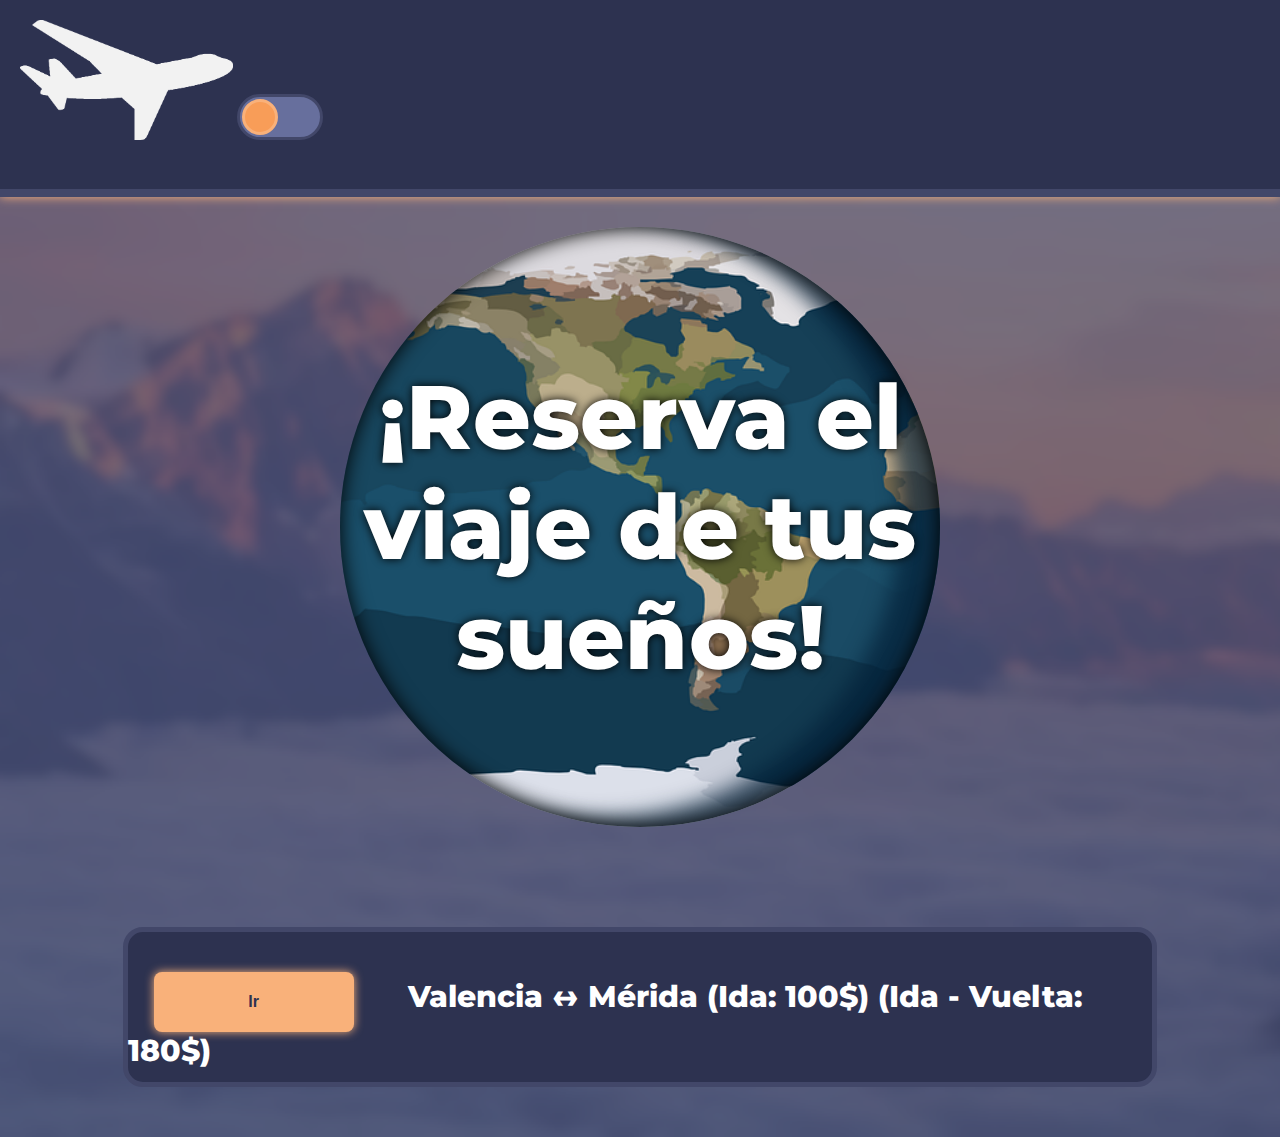
<file: index.html>
<!--ALEJANDRO CHAVEZ & VICTORIA GONZALEZ -->

<!DOCTYPE html>
<html lang="es">
<head>
    <meta charset="UTF-8">
    <meta name="viewport" content="width=device-width, initial-scale=1.0">
    <title>Reservación</title>
    <link rel="icon" href="resources/icon.png" type="image/x-icon">
    <link rel="stylesheet" href="styles/styles.css">
    <link rel="stylesheet" href="styles/fonts.css">
    <script src="scripts/main.js"></script>
</head>
<body id="cuerpo">

    <nav id="navigator">
        <div class="logo-nav2" onclick=" return irAlInicio()"> </div>
        <div class="dark-mode" onclick="return modooscuro()">
            <div id="circulo"></div>
        </div>
    </nav>

    <!--VENTANA DE CONSULTA -->
    <div class="division" id="modal">
        <img src="resources/close.png" id="close-modal" onclick="return cerrarmodal()">
        <h2 class="subtitulo">Consulta de Reservaciones</h2>
        <hr>
        <div class="consulta" id="div-consulta"></div>
    </div>

    <!--VENTANA DE CANCELACIÓN -->
    <div id="modal3">
        <img src="resources/close.png" id="close-modal" onclick="return cerrarmodal3()">
        <div class="cancelar" id="div-cancelar">
            <h3 id="h3-modal">Cancelar reserva</h3>
            <label for="input-cancelacion" style="display: block; margin-left: 40px;">Ingrese codigo de reserva a cancelar: </label>
            <input type="text" id="input-cancelacion" style="margin-left: 40px;">
            <button id="btncancelar" onclick="return eliminar()">Eliminar</button>
        </div>
    </div>

    <!--VENTANA DE AGRADECIMIENTO -->
    <div id="modal2" onclick="return cerrarmodalfinal()">
        <div class="modal-final">
            <h1 id="texto-final">¡Muchas gracias por confiar en nosotros!</h1>
            <h1 id="codigo-final"></h1>
        </div>
    </div>

    <!-- PRIMERA DIVISION-->
    <div class="division" id="form1">
        <h2 class="subtitulo">Reservación de Vuelo</h2>
        <div class="divform">
            <label for="tipoboleto">Tipo de Boleto</label>
            <select id="tipoboleto" class="inputForm">
                <option value="ida">Solo Ida</option>
                <option value="ida-vuelta">Ida y vuelta</option>
            </select>
            <label for="lugarOrigen">Lugar de Origen</label>
            <select id="lugarOrigen" class="inputForm">
                <option value="valencia">Valencia, Carabobo (Aeropuerto Arturo Michelena)</option>
                <option value="merida">Mérida, Mérida (Aeropuerto Alberto Carnevalli)</option>
            </select>
        </div>
        <div class="divform">
            <label for="lugarDestino">Lugar de Destino</label>
            <select id="lugarDestino" class="inputForm">
                <option value="merida">Mérida, Mérida (Aeropuerto Alberto Carnevalli)</option>
                <option value="valencia">Valencia, Carabobo (Aeropuerto Arturo Michelena)</option>
            </select>
        </div>
        <div class="divform">
            <label for="Cantpasajeros">Pasajeros</label>
            <input id="Cantpasajeros" class="inputForm" type="number" value="1" min="1">
        </div>
        <div class="divform">
            <label for="fechaPartida">Fecha de Partida</label>
            <input id="fechaPartida" class="inputForm" type="date" min="2024-07-03" max="2024-07-03" value="2024-07-03">
        </div>
        <div class="divform">
            <label id="label-regreso" for="fechaRegreso">Fecha de Regreso</label>
            <input id="fechaRegreso" class="inputForm" type="date" name="fecha">
        </div>
        <div class="divform-boton">
            <input type="submit" class="boton-form" value="Reservar" onclick="return btnreservar()">
        </div>
    </div>

    <!-- SEGUNDA DIVISION-->
    <div class="division" id="form2">
        <h2 class="subtitulo">Datos de contacto</h2>
        <div class="div-ul">
            <ul>
                <h3 id="h3-1">Consejos</h3>
                <li>Tenga a mano los documentos de viaje durante el proceso de reserva, facturación y check-in.</li>
                <li>Revise cuidadosamente toda la información que ingresa antes de enviar su reserva.</li>
            </ul>
        </div>
        <div class="divform">
            <label for="nombre-contacto">Nombre Completo/Compañia</label>
            <input id="nombre-contacto" name="nombre" class="inputForm" type="text" placeholder="Nombre" maxlength="40">
        </div>
        <div class="divform">
            <label for="documento-contacto">Número de Documento</label>
            <select id="prefijo-documento" class="inputForm  input-prefix">
                <option value="v">Venezolano</option>
                <option value="e">Extranjero</option>
                <option value="j">Jurídico</option>
            </select>
            <input id="documento-contacto" name="documento" class="inputForm" type="text" placeholder="00000000" maxlength="9">
        </div>
        <div class="divform">
            <label for="email-contacto">Correo Electrónico</label>
            <input id="email-contacto" name="correo" class="inputForm" type="email" placeholder="username@email.com">
        </div>
        <div class="divform">
            <label for="telefono-contacto">Número de telefono</label>
            <select id="prefijo-numero" class="inputForm input-prefix">
                <option value="0414-">0414</option>
                <option value="0416-">0416</option>
                <option value="0426-">0426</option>
                <option value="0424-">0424</option>
                <option value="0412-">0412</option>
            </select>
            <input id="telefono-contacto" name="telefono" class="inputForm" type="text" placeholder="1234567" maxlength="7">
        </div>
        <div class="divform">
            <label for="pais-contacto">País</label>
            <select id="pais-contacto" class="inputForm">
                <option value="Venezuela">Venezuela</option>
            </select>
        </div>
        <div class="divform">
            <label for="direccin-contacto">Dirección</label>
            <input id="direccion-contacto" name="direccion" class="inputForm" type="text" placeholder="Caracas, Distrito Capital">
        </div>
        <div class="divform-boton">
            <input type="submit" class="boton-form" value="Siguiente" onclick="return btncontacto()">
        </div>
    </div>

    <!--TERCERA DIVISION-->
    <div class="division" id="form3">
        <h2 class="subtitulo">Datos de pasajeros</h2>
        <div id="div-form3"></div>
        <div class="divform-boton">
            <button class="boton-form" onclick="return btnpasajeros()">Siguiente</button>
        </div>
    </div>

    <!--CUARTA DIVISION (ASIENTOS VALENCIA-MERIDA)-->
    <div class="division" id="form4">
        <h2 class="subtitulo">Selección de asientos (Valencia - Merida)</h2>
        <div class="div-ul">
            <ul>
                <h3 id="h3-1">Importante</h3>
                <li>Los asientos con laterales <strong>rojos</strong> son los asientos que se ubican en las salidas de emergencia.</li>
            </ul>
        </div>
        <div id="asientos-mapa">
        </div>
        <div class="divform-boton">
            <button class="boton-form" onclick="return btnasientos()">Siguiente</button>
        </div>
    </div>

    <!--QUINTA DIVISION (ASIENTOS MERIDA-VALENCIA)-->
    <div class="division" id="form5">
        <h2 class="subtitulo">Selección de asientos (Merida -  Valencia)</h2>
        <div class="div-ul">
            <ul>
                <h3 id="h3-1">Importante</h3>
                <li>Los asientos con laterales <strong>rojos</strong> son los asientos que se ubican en las salidas de emergencia.</li>
            </ul>
        </div>
        <div id="asientos-mapa1">
        </div>
        <div class="divform-boton">
            <button class="boton-form" onclick="return btnasientos1()">Siguiente</button>
        </div>
    </div>

    <!--SEXTA DIVISION: FACTURA Y CONFIRMACION DE PAGO-->
    <div class="division" id="form6">
        <h2 class="subtitulo">Datos de factura</h2>
        <div id="datos-factura"></div>
        <h2 class="subtitulo">Servicios adicionales</h2>
        <div class="div-factura">
            <input type="checkbox" id="equipaje-adicional">
            <label for="equipaje-adicional">Equipaje Adicional (10$ por kilogramo)</label>
            <input id="kilogramos" class="inputForm" type="number" value="1" disabled="true" min="1">
        </div>
        <div class="div-factura">
            <input type="checkbox" id="ayuda-equipaje">
            <label for="ayuda-equipaje">Ayuda con equipaje: 15$</label>
        </div>
        <div class="div-factura">
            <input type="checkbox" id="traductores">
            <label for="traductores">Traductor de apoyo (Translate to English): 50$</label>
        </div>
        <div class="div-factura">
            <input type="checkbox" id="medico">
            <label for="medico">Servicio Médico (Silla de ruedas y más): Gratuito</label>
        </div>
        <h2 class="subtitulo">Servicios requeridos</h2>
        <div id="div-cuidado" class="div-factura"></div>
        <h2 class="subtitulo">Información adicional</h2>
        <ul>
            <li>Merida (MRD), Venezuela // Valencia (VLN), Venezuela</li>
            <li>Duración de vuelo: 1h 5min</li>
            <li>Aéronave: Airbus A380</li>
            <li>Capacidad: 122 Pasajeros</li>
        </ul>
        <h2 class="subtitulo">Total</h2>
        <h3 id="montofinal"></h3>
        <h2 class="subtitulo">Facturación</h2>
        <div class="tarjeta">
            <input type="text" id="numero-tarjeta" class="input-tarjeta" placeholder="Numero de tarjeta" maxlength="16">
            <input type="text" id="dia" class="input-tarjeta" placeholder="DD" maxlength="2">
            <input type="text" id="mes" class="input-tarjeta" placeholder="MM" maxlength="2">
            <input type="text" id="cvv" class="input-tarjeta" placeholder="CVV" maxlength="3">
            <input type="text" id="nombre-tarjeta" class="input-tarjeta" placeholder="Titular de la tarjeta">
        </div>
        <div class="divform-boton">
            <button class="boton-form" onclick="return btnfacturacion()">Pagar</button>
        </div>
    </div>

    <!--HOME PAGE-->
    <div id="homepage">
        <div class="world">
            <h1 class="lema" onclick="return btnhomepage()">¡Reserva el viaje de tus sueños!</h1>
        </div>
        <div class="homepage-form">
            <div class="home-form">
                <button onclick="return btnhomepage()" class="boton-form" id="homepage-boton">Ir</button>
                <h2 style="display: inline;" id="info-vuelo">Valencia ↔ Mérida (Ida: 100$) (Ida - Vuelta: 180$)</h1>
            </div>
        </div>
    </div>

    <button onclick="return abrirmodal()" class="boton-form" id="consultar-boton">Consultar</button>
    <button onclick="return abrirmodal3()" class="boton-form" id="cancelar-boton">Cancelar Reserva</button>
</body>
</html>
</file>
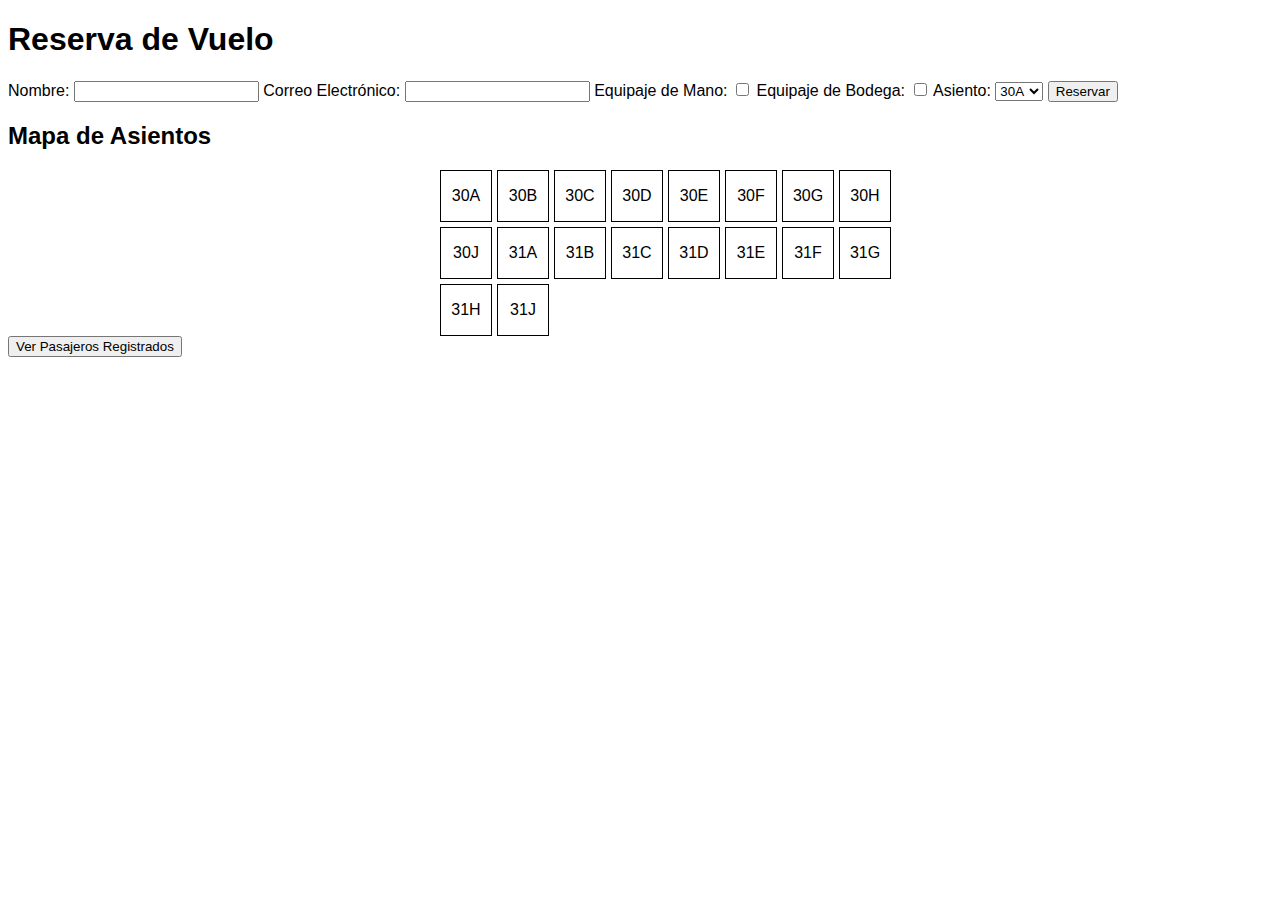
<file: prototype/index.html>
<!DOCTYPE html>
<html lang="en">
<head>
    <meta charset="UTF-8">
    <meta name="viewport" content="width=device-width, initial-scale=1.0">
    <title>Reserva de Vuelo</title>
    <link rel="stylesheet" href="styles.css">
</head>
<body>
    <h1>Reserva de Vuelo</h1>
    <form id="reservationForm">
        <label for="name">Nombre:</label>
        <input type="text" id="name" name="nombre"required>
        <label for="email">Correo Electrónico:</label>
        <input type="email" id="email" name="correo" required>
        <label for="handLuggage">Equipaje de Mano:</label>
        <input type="checkbox" id="handLuggage">
        <label for="checkedLuggage">Equipaje de Bodega:</label>
        <input type="checkbox" id="checkedLuggage">
        <label for="seat">Asiento:</label>
        <select id="seat" required></select>
        <button type="submit">Reservar</button>
    </form>
    <h2>Mapa de Asientos</h2>
    <div id="seatMap"></div>
    <button id="viewPassengersButton">Ver Pasajeros Registrados</button>
    <div id="passengerList"></div>
    <script src="script.js"></script>
</body>
</html>
</file>
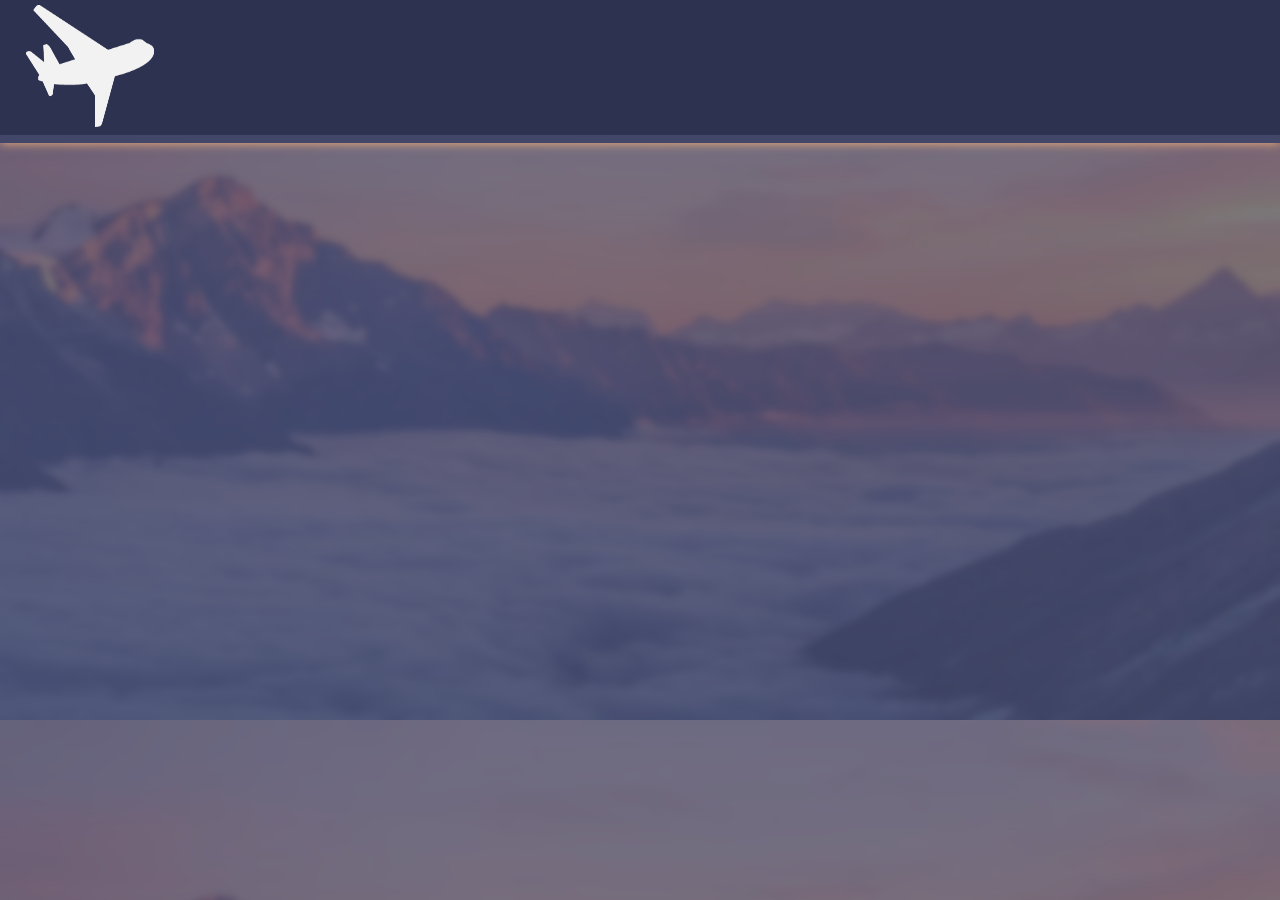
<file: template/index.html>
<!DOCTYPE html>
<html lang="en">
<head>
    <meta charset="UTF-8">
    <meta name="viewport" content="width=device-width, initial-scale=1.0">
    <title>Plane Reservation</title>
    <link rel="stylesheet" href="styles.css">
</head>
<body>
    <nav>
        <img class="logo-nav" src="../resources/logo.png">
    </nav>
</body>
</html>
</file>
<file: styles/styles.css>
body{
    margin: 0;
    background-image: url(../resources/wallpaper.png);
    background-color: #2d3250;
    background-size: cover;
    transition: background-image 0.5s linear;
}

nav {
    width: 100%;
    height: 21vh;
    background-color: #2d3250;
    border-bottom-color: #424769;
    border-bottom-style: solid;
    border-width: 8px;
    box-shadow: 0 0 10px #f9b17a;
    padding: 0;
}

.logo-nav{
    width: 90px;
    height: 90px;
    margin-left: 2%;
    margin-top: auto;
    cursor: pointer;
    display: inline;
    margin-right: 2%;
}

.logo-nav2{
    margin-top: 20px;
    margin-left: 20px;
    width:213px;
    height:120px;
    background-image: url('../resources/logo.png');
    background-size:cover;
    cursor: pointer;
    display: inline-block;
}

.division{
    margin: auto;
    min-width: 20vw;
    max-width: 25vw;
    min-height: 50vh;
    max-height: 85vh;
    background-color: #2d3250;
    padding: 0;
    margin-top: 100px;
    margin-bottom: 100px;
    padding-top: 10px;
    box-sizing: padding;
    border-radius: 20px;
    border-width: 3px;
    border-color: #424769;
    border-style: solid;
    box-shadow: 0 0 10px #f9b17a;
    color: #ffffff;
    font-family: Montserrat;
    font-size: small;
    transition: visibility 6s linear;
}

.division:hover{
    box-shadow: 0 0 20px #f89d58;
}


.divform{
    width: 15vw;
    margin: auto;
}

.divform-boton{
    width: 100px;
    height: 30px;
    margin: auto;
    margin-bottom: 5px;
}

.inputForm{
    width: 97%;
    height: 30px;
    display: block;
    margin-bottom: 30px;
    border: none;
    background-color: #424769;
    border-left: #f9b17a solid 3px;
    padding-left: 5px;
    color: #ffffff;
}

.subtitulo{
    padding-left: 10px;
    border-left: #f9b17a solid 4px;
    margin-left: 5%;
    color: #ffffff;
}

.div-ul{
    width: 80%;
    margin-bottom: 50px;
}

.boton-form{
    border: none;
    width: 100px;
    height: 30px;
    background-color: #f9b17a;
    box-shadow: 0 0 10px #f9b17a;
    border-radius: 8px;
    font-weight: bolder;
    color: #2d3250;
    margin-bottom: 30px;
    transition: all 0.2s ease-out;
    cursor: pointer;
    margin-bottom: 40px;
}

.boton-form:hover{
    background-color: #f89d58;
}

#form1{
    display: none;
    opacity: 0;
}

#form2{
    display: none;
    opacity: 0;
    min-height: 80vh;
    max-height: 1000vh;
    margin-top: 50px;
    margin-bottom: 50px;
}

#h3-1{
    padding: 0;
    margin: 0;
}

#form4{
    display: none;
    opacity: 0;
    min-height: 80vh;
    max-height: 1000vh;
    margin-top: 50px;
    margin-bottom: 50px;
    min-width: 650px;
}

#form5{
    display: none;
    opacity: 0;
    min-height: 80vh;
    max-height: 1000vh;
    margin-top: 50px;
    margin-bottom: 50px;
    min-width: 500px;
    min-width: 650px;
}

#form3{
    display: none;
    opacity: 0;
    min-height: 80vh;
    max-height: 1000vh;
    margin-top: 50px;
    margin-bottom: 50px;
}

.seat {
    width: 50px;
    height: 50px;
    display: flex;
    align-items: center;
    justify-content: center;
    cursor: pointer;
    transition: transform 0.2s;
}

.blank {
    width: 50px;
    height: 50px;
    display: flex;
    align-items: center;
    justify-content: center;
}

.seat.available {
    background-color: #676f9d;
}

.seat.selected {
    background-color: #f89d58;
}

.seat.unavailable {
    background-color: #8e3838;
    cursor: not-allowed;
}

.seat:hover {
    transform: scale(1.1);
    background-color: #f9b17a;
}

#asientos-mapa {
    display: grid;
    grid-template-columns: repeat(11, 1fr);
    gap: 5px;
    max-width: 600px;
    margin: auto;
    margin-top: 50px;
    margin-bottom: 50px;
}

#asientos-mapa1 {
    display: grid;
    grid-template-columns: repeat(11, 1fr);
    gap: 5px;
    max-width: 600px;
    margin: auto;
    margin-top: 50px;
    margin-bottom: 50px;
}

#close-modal{
    width: 20px;
    height: 20px;
    margin-left: 10px;
    transition: scale 0.4s;
    cursor: pointer;
}

#close-modal:hover{
    scale: 1.3;
}

#consultar-boton{
    height: 30px;
    width: 100px;
    box-sizing: border-box;
    margin-left: 5px;
    display: none;
    opacity: 0;
}

.dark-mode{
    height: 40px;
    width: 80px;
    border-style: solid;
    border-color: #424769;
    border-width: 3px;
    display: inline-block;
    border-radius: 50px;
    background-color: #676f9d;
}

#circulo{
    height: 30px;
    width: 30px;
    border-style: solid;
    border-color: #f9b17a;
    border-width: 3px;
    border-radius: 100%;
    margin: 2px;
    background-color: #f89d58;
    transition: all 0.5s linear;
}

.lema{
    font-family: Montserrat;
    font-weight: bolder;
    font-size: 90px;
    margin: auto;
    text-align: center;
    color: #ffffff;
    text-shadow: 0 0 10px #000000;
    vertical-align: middle;
    cursor: pointer;
    transition: all 0.3s linear;
}

.lema:hover{
    scale: 1.1;
    color: #f9b17a;
}

.world {
    width: 600px;
    height: 600px;
    border-radius: 50%;
    background: url(../resources/world.png);
    background-size: cover;
    box-shadow: inset 0 0 20px #000,
                inset -40px -10px 20px rgba(3, 32, 56, 0.7);
    animation: world 5s linear infinite;
    margin: auto;
    padding: 0;
    align-items: center;
    display: flex;
    justify-content: center;
    overflow: visible;
    margin-top: 30px;
}

@keyframes world {
    0% {
        background-position-x: 0px;
    }

    100% {
        background-position-x: -1200px;
    }
}

.home-form{
    margin-top: 50px;
    width: fit-content;
    height: fit;
    margin: auto;
    margin-bottom: 5px;
    display: inline;
}

#homepage-boton{
    margin: auto;
    margin-top: 40px;
    height: 60px;
    width: 200px;
    font-size: 16px;
    display: inline;
    margin-left: 2vw;
}

.homepage-form{
    margin: auto;
    margin-top: 100px;
    margin-bottom: 50px;
    width: 80%;
    height: 150px;
    background-color: #2d3250;
    border-radius: 20px;
    border-style: solid;
    border-color: #424769;
    border-width: 5px;
}

#info-vuelo{
    display: inline;
    font-family: 'Montserrat';
    font-weight: bolder;
    color: #ffffff;
    font-size: 30px;
    margin-left: 50px;
    margin-top: 50px;
}

#fechaRegreso{
    display: none;
}

#label-regreso{
    display: none;
}

.input-prefix{
    margin-bottom: 2px;
}

#form6{
    display: none;
    opacity: 0;
    min-height: 80vh;
    max-height: 1000vh;
    margin-top: 50px;
    margin-bottom: 50px;
    min-width: 500px;
}

#datos-factura{
    width: 90%;
    margin: auto;
}

.div-factura{
    width: 90%;
    margin: auto;
    margin-bottom: 20px;
}

#kilogramos{
    width: 10%;
    margin-left: 10px;
    margin-top: 5px;
}

.tarjeta{
    width: 400px;
    height: 200px;
    background-color: #676f9d;
    border-radius: 20px;
    margin: auto;
    padding: 30px;
    margin-bottom: 20px;
}

.input-tarjeta{
    border: none;
    border-radius: 5px;
    background-color: #424769;
    height: 25px;
    color: #ffffff;
}

#numero-tarjeta{
    display: block;
    width: 80%;
    margin: auto;
    margin-bottom: 30px;
}

#dia{
    width: 10%;
}

#mes{
    width: 10%;
}

#cvv{
    width: 20%;
    margin-left: 50%;
}

#nombre-tarjeta{
    display: block;
    width: 80%;
    margin: auto;
    margin-top: 50px;
}

#montofinal{
    margin-left: 40px;
    font-size: 20px;
}

#modal2{
    background-color: rgba(0,0,0,.8);
    position:fixed;
    top:0;
    right:0;
    bottom:0;
    left:0;
    opacity:0;
    pointer-events:none;
    transition: all 1s;
}

#texto-final{
    font-family: 'Montserrat';
    width: bolder;
    font-size: 30px;
    margin: auto;
    color: #ffffff;
    text-align: center;
}

#codigo-final{
    font-family: 'Montserrat';
    width: bolder;
    font-size: 30px;
    margin: auto;
    color: #ffffff;
    text-align: center;
}

.modal-final{
    margin: auto;
    margin-top: 100px;
    margin-bottom: 100px;
}

#modal3{
    background-color: rgba(0,0,0,.8);
    position:fixed;
    top:0;
    right:0;
    bottom:0;
    left:0;
    opacity:0;
    pointer-events:none;
    transition: all 1s;
    color: #ffffff;
    font-family: Montserrat;
}

#cancelar-boton{
    height: 30px;
    width: 200px;
    box-sizing: border-box;
    margin-left: 5px;
    display: none;
    opacity: 0;
}

#div-cancelar{
    margin: auto;
    width: 500px;
    height: 100px;
    background-color: #2d3250;
    border-radius: 20px;
}

#h3-modal{
    border-left: #f9b17a solid 3px;
    padding-left: 2px;
    margin-left: 20px;
    margin-top: 20px;
}

#btncancelar{
    background-color: #2d3250;
    border: #424769 solid 2px;
    color: white;
    border-radius: 5px;
    cursor: pointer;
    transition: all 0.3s linear;
}

#btncancelar:hover{
    background-color: #8e3838;
    border: #a32a2a solid 2px;
    color: white;
    border-radius: 5px;
}

#modal{
    display: none;
    opacity: 0;
}
</file>
<file: styles/fonts.css>
@font-face {
    font-family: "Montserrat";
    src: url(../resources/fonts/Montserrat-Regular.ttf)
}

@font-face{
    font-family: "Montserrat";
    src: url(../resources/fonts/Montserrat-BoldItalic.ttf);
    font-weight: bold;
    font-style: italic;
}

@font-face {
    font-family: "Montserrat";
    src: url(../resources/fonts/Montserrat-ExtraBold.ttf);
    font-weight: bolder;
}
</file>
<file: prototype/styles.css>
body {
    font-family: Arial, sans-serif;
}

form {
    margin-bottom: 20px;
}

#seatMap {
    display: grid;
    grid-template-columns: repeat(8, 1fr);
    gap: 5px;
    max-width: 400px;
    margin: auto;
}

.seat {
    width: 50px;
    height: 50px;
    border: 1px solid #000;
    display: flex;
    align-items: center;
    justify-content: center;
    cursor: pointer;
    transition: transform 0.2s;
}

.seat.available {
    background-color: #fff;
}

.seat.unavailable {
    background-color: #f00;
    cursor: not-allowed;
}

.seat:hover {
    transform: scale(1.1);
    background-color: grey;
}

#passengerList {
    margin-top: 20px;
}
</file>
<file: template/styles.css>
body{
    margin: 0;
    background-image: url(../resources/wallpaper.png);
    background-size: cover;
}

nav {
    width: 100%;
    height: 15vh;
    background-color: #2d3250;
    border-bottom-color: #424769;
    border-bottom-style: solid;
    border-width: 8px;
    box-shadow: 0 0 10px #f9b17a;
}

.logo-nav{
    width: 10%;
    height: 90%;
    margin-left: 2%;
    margin-top: 5px;
    cursor: pointer;
}
</file>
